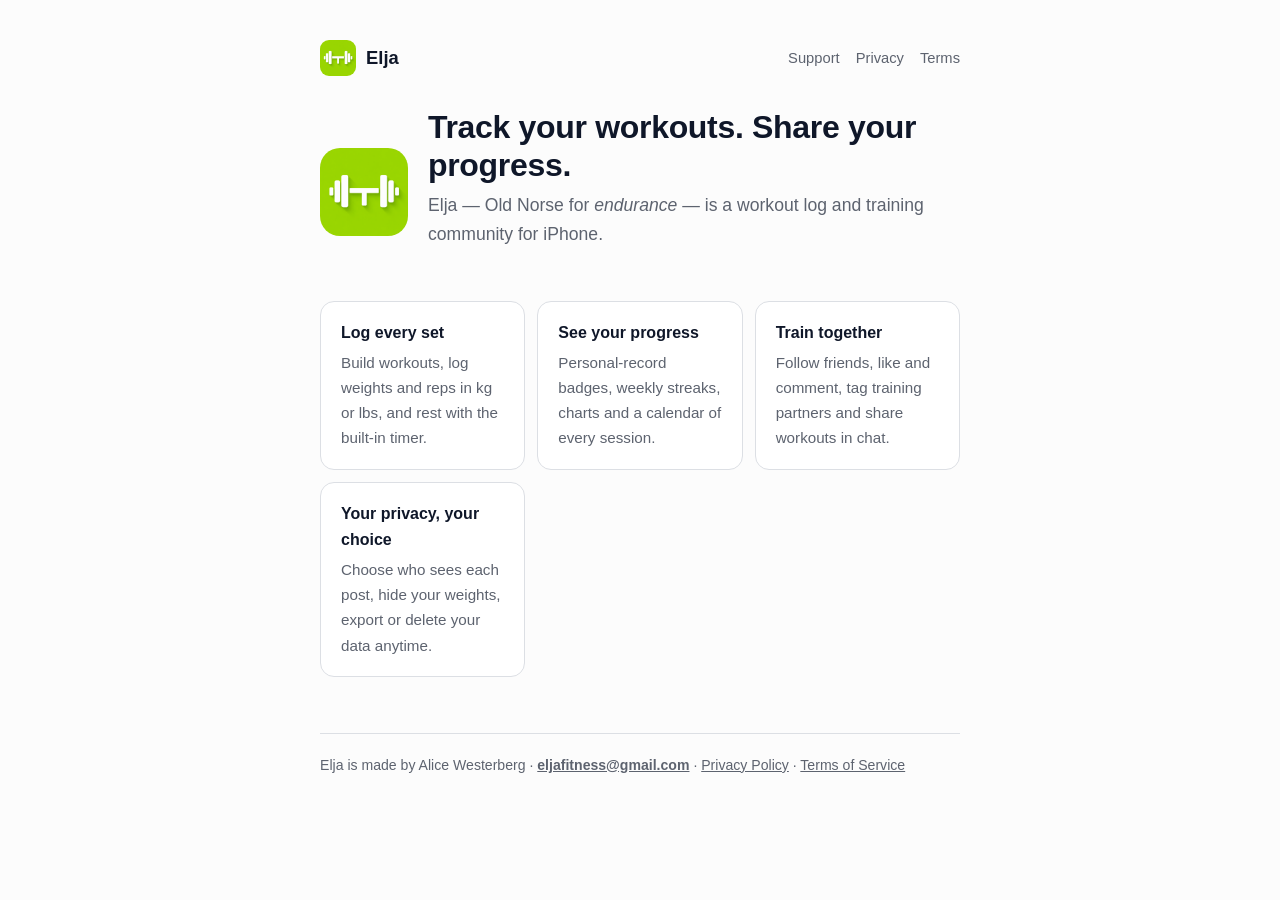
<file: index.html>
<!DOCTYPE html>
<html lang="en">
<head>
  <meta charset="UTF-8" />
  <meta name="viewport" content="width=device-width, initial-scale=1.0" />
  <meta name="google-site-verification" content="ccZrBdU3WjuO0rYPOjnxyuc4MgFsIam2QIm5RgWLhy4" />
  <title>Elja — Workout log &amp; training community</title>
  <meta name="description" content="Elja is a workout log and social training app. Track every set, beat your personal records and share your progress with friends." />
  <link rel="icon" href="icon.png" />
  <link rel="apple-touch-icon" href="apple-touch-icon.png" />
  <link rel="stylesheet" href="style.css?v=4" />
</head>
<body>
  <div class="wrap">
    <header class="site">
      <a class="brand" href="./"><img src="icon.png" alt="" />Elja</a>
      <nav>
        <a href="support.html">Support</a>
        <a href="privacy.html">Privacy</a>
        <a href="terms.html">Terms</a>
      </nav>
    </header>

    <div class="hero">
      <img src="icon.png" alt="Elja app icon" />
      <div>
        <h1>Track your workouts. Share your progress.</h1>
        <p class="lead">Elja — Old Norse for <em>endurance</em> — is a workout log and training community for iPhone.</p>
      </div>
    </div>

    <div class="features">
      <div class="card">
        <strong>Log every set</strong>
        <p>Build workouts, log weights and reps in kg or lbs, and rest with the built-in timer.</p>
      </div>
      <div class="card">
        <strong>See your progress</strong>
        <p>Personal-record badges, weekly streaks, charts and a calendar of every session.</p>
      </div>
      <div class="card">
        <strong>Train together</strong>
        <p>Follow friends, like and comment, tag training partners and share workouts in chat.</p>
      </div>
      <div class="card">
        <strong>Your privacy, your choice</strong>
        <p>Choose who sees each post, hide your weights, export or delete your data anytime.</p>
      </div>
    </div>

    <footer>
      Elja is made by Alice Westerberg ·
      <a href="mailto:eljafitness@gmail.com">eljafitness@gmail.com</a> ·
      <a href="privacy.html">Privacy Policy</a> ·
      <a href="terms.html">Terms of Service</a>
    </footer>
  </div>
</body>
</html>
</file>
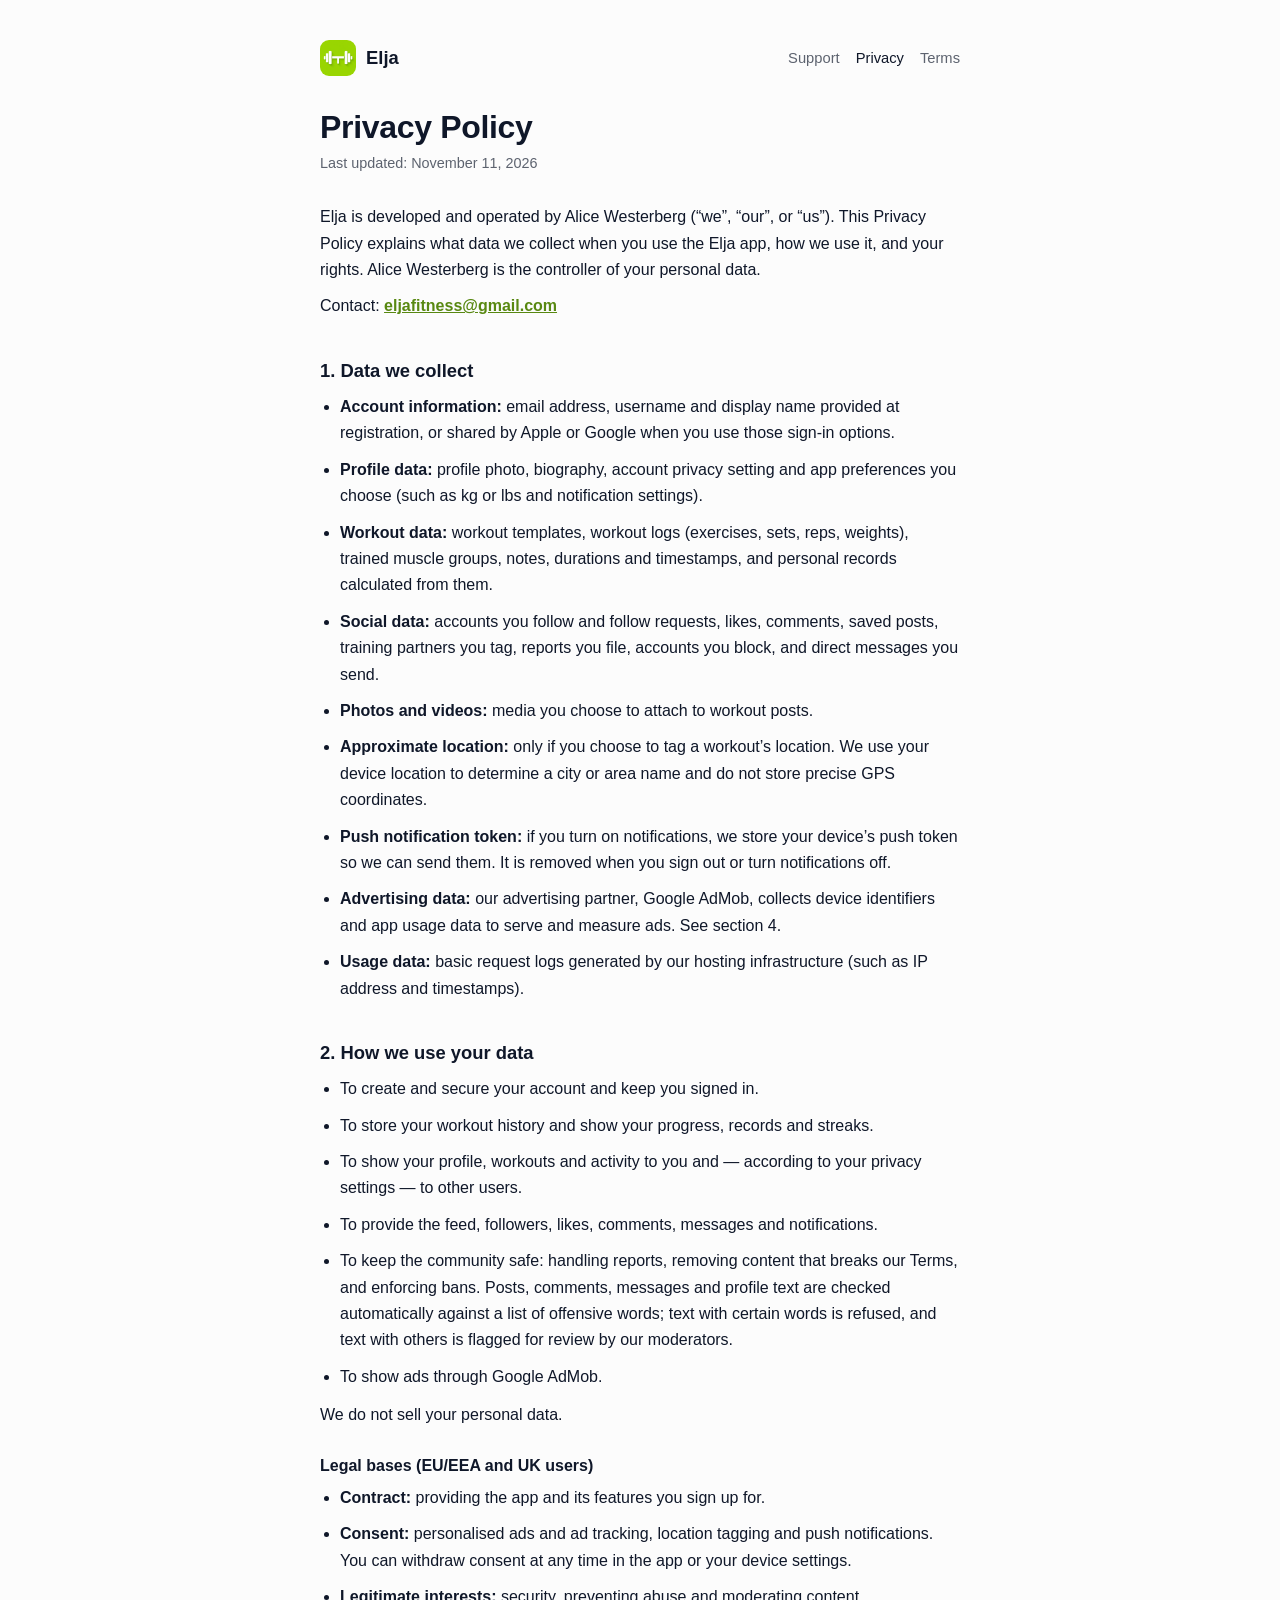
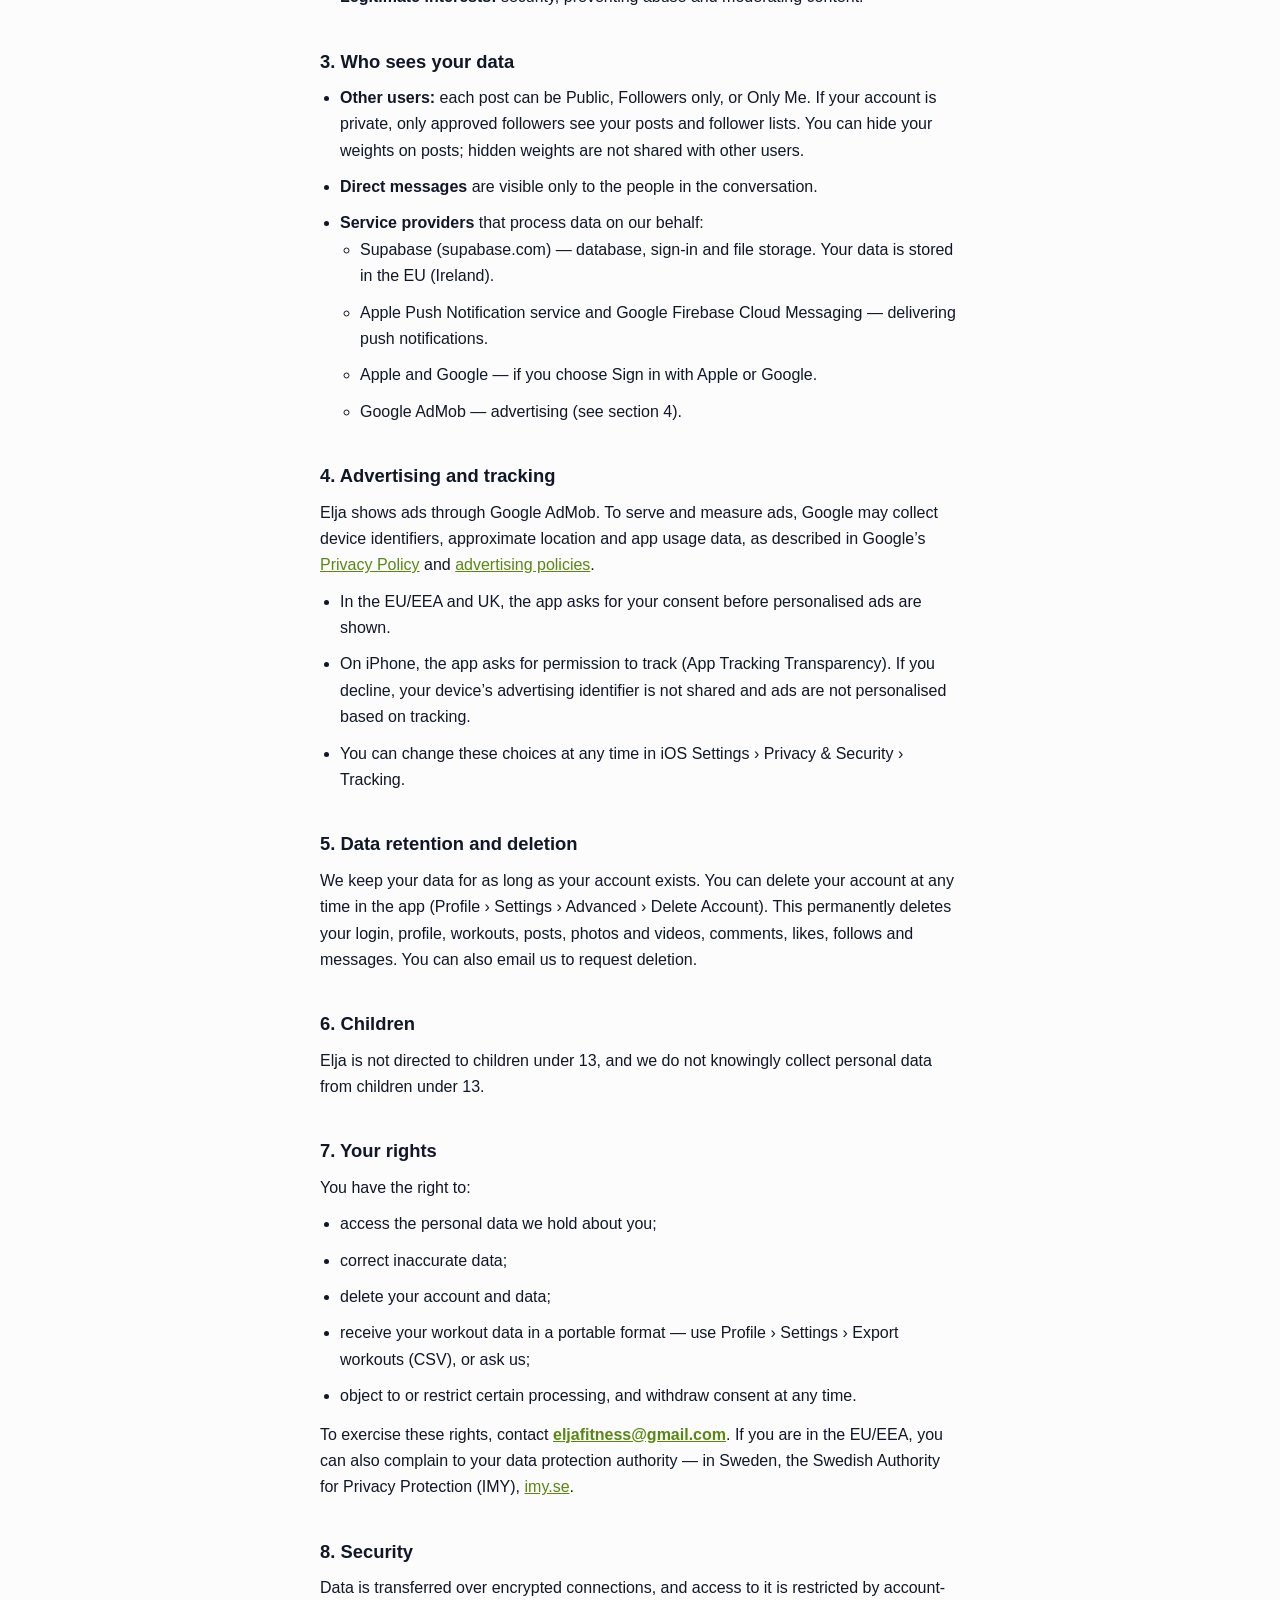
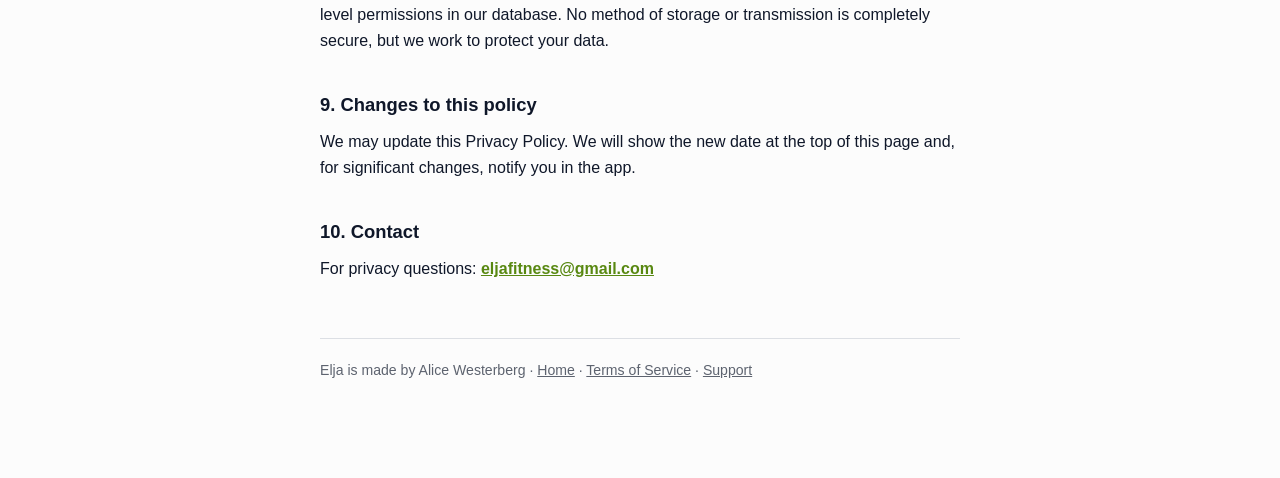
<file: privacy.html>
<!DOCTYPE html>
<html lang="en">
<head>
  <meta charset="UTF-8" />
  <meta name="viewport" content="width=device-width, initial-scale=1.0" />
  <title>Elja — Privacy Policy</title>
  <link rel="icon" href="icon.png" />
  <link rel="stylesheet" href="style.css?v=4" />
</head>
<body>
  <div class="wrap">
    <header class="site">
      <a class="brand" href="./"><img src="icon.png" alt="" />Elja</a>
      <nav>
        <a href="support.html">Support</a>
        <a href="privacy.html" aria-current="page">Privacy</a>
        <a href="terms.html">Terms</a>
      </nav>
    </header>

    <h1>Privacy Policy</h1>
    <p class="updated">Last updated: November 11, 2026</p>

    <p>Elja is developed and operated by Alice Westerberg (“we”, “our”, or “us”). This Privacy Policy explains what data we collect when you use the Elja app, how we use it, and your rights. Alice Westerberg is the controller of your personal data.</p>
    <p>Contact: <a href="mailto:eljafitness@gmail.com">eljafitness@gmail.com</a></p>

    <h2>1. Data we collect</h2>
    <ul>
      <li><strong>Account information:</strong> email address, username and display name provided at registration, or shared by Apple or Google when you use those sign-in options.</li>
      <li><strong>Profile data:</strong> profile photo, biography, account privacy setting and app preferences you choose (such as kg or lbs and notification settings).</li>
      <li><strong>Workout data:</strong> workout templates, workout logs (exercises, sets, reps, weights), trained muscle groups, notes, durations and timestamps, and personal records calculated from them.</li>
      <li><strong>Social data:</strong> accounts you follow and follow requests, likes, comments, saved posts, training partners you tag, reports you file, accounts you block, and direct messages you send.</li>
      <li><strong>Photos and videos:</strong> media you choose to attach to workout posts.</li>
      <li><strong>Approximate location:</strong> only if you choose to tag a workout’s location. We use your device location to determine a city or area name and do not store precise GPS coordinates.</li>
      <li><strong>Push notification token:</strong> if you turn on notifications, we store your device’s push token so we can send them. It is removed when you sign out or turn notifications off.</li>
      <li><strong>Advertising data:</strong> our advertising partner, Google AdMob, collects device identifiers and app usage data to serve and measure ads. See section 4.</li>
      <li><strong>Usage data:</strong> basic request logs generated by our hosting infrastructure (such as IP address and timestamps).</li>
    </ul>

    <h2>2. How we use your data</h2>
    <ul>
      <li>To create and secure your account and keep you signed in.</li>
      <li>To store your workout history and show your progress, records and streaks.</li>
      <li>To show your profile, workouts and activity to you and — according to your privacy settings — to other users.</li>
      <li>To provide the feed, followers, likes, comments, messages and notifications.</li>
      <li>To keep the community safe: handling reports, removing content that breaks our Terms, and enforcing bans. Posts, comments, messages and profile text are checked automatically against a list of offensive words; text with certain words is refused, and text with others is flagged for review by our moderators.</li>
      <li>To show ads through Google AdMob.</li>
    </ul>
    <p>We do not sell your personal data.</p>

    <h3>Legal bases (EU/EEA and UK users)</h3>
    <ul>
      <li><strong>Contract:</strong> providing the app and its features you sign up for.</li>
      <li><strong>Consent:</strong> personalised ads and ad tracking, location tagging and push notifications. You can withdraw consent at any time in the app or your device settings.</li>
      <li><strong>Legitimate interests:</strong> security, preventing abuse and moderating content.</li>
    </ul>

    <h2>3. Who sees your data</h2>
    <ul>
      <li><strong>Other users:</strong> each post can be Public, Followers only, or Only Me. If your account is private, only approved followers see your posts and follower lists. You can hide your weights on posts; hidden weights are not shared with other users.</li>
      <li><strong>Direct messages</strong> are visible only to the people in the conversation.</li>
      <li><strong>Service providers</strong> that process data on our behalf:
        <ul>
          <li>Supabase (supabase.com) — database, sign-in and file storage. Your data is stored in the EU (Ireland).</li>
          <li>Apple Push Notification service and Google Firebase Cloud Messaging — delivering push notifications.</li>
          <li>Apple and Google — if you choose Sign in with Apple or Google.</li>
          <li>Google AdMob — advertising (see section 4).</li>
        </ul>
      </li>
    </ul>

    <h2>4. Advertising and tracking</h2>
    <p>Elja shows ads through Google AdMob. To serve and measure ads, Google may collect device identifiers, approximate location and app usage data, as described in Google’s <a href="https://policies.google.com/privacy">Privacy Policy</a> and <a href="https://policies.google.com/technologies/ads">advertising policies</a>.</p>
    <ul>
      <li>In the EU/EEA and UK, the app asks for your consent before personalised ads are shown.</li>
      <li>On iPhone, the app asks for permission to track (App Tracking Transparency). If you decline, your device’s advertising identifier is not shared and ads are not personalised based on tracking.</li>
      <li>You can change these choices at any time in iOS Settings › Privacy &amp; Security › Tracking.</li>
    </ul>

    <h2>5. Data retention and deletion</h2>
    <p>We keep your data for as long as your account exists. You can delete your account at any time in the app (Profile › Settings › Advanced › Delete Account). This permanently deletes your login, profile, workouts, posts, photos and videos, comments, likes, follows and messages. You can also email us to request deletion.</p>

    <h2>6. Children</h2>
    <p>Elja is not directed to children under 13, and we do not knowingly collect personal data from children under 13.</p>

    <h2>7. Your rights</h2>
    <p>You have the right to:</p>
    <ul>
      <li>access the personal data we hold about you;</li>
      <li>correct inaccurate data;</li>
      <li>delete your account and data;</li>
      <li>receive your workout data in a portable format — use Profile › Settings › Export workouts (CSV), or ask us;</li>
      <li>object to or restrict certain processing, and withdraw consent at any time.</li>
    </ul>
    <p>To exercise these rights, contact <a href="mailto:eljafitness@gmail.com">eljafitness@gmail.com</a>. If you are in the EU/EEA, you can also complain to your data protection authority — in Sweden, the Swedish Authority for Privacy Protection (IMY), <a href="https://www.imy.se">imy.se</a>.</p>

    <h2>8. Security</h2>
    <p>Data is transferred over encrypted connections, and access to it is restricted by account-level permissions in our database. No method of storage or transmission is completely secure, but we work to protect your data.</p>

    <h2>9. Changes to this policy</h2>
    <p>We may update this Privacy Policy. We will show the new date at the top of this page and, for significant changes, notify you in the app.</p>

    <h2>10. Contact</h2>
    <p>For privacy questions: <a href="mailto:eljafitness@gmail.com">eljafitness@gmail.com</a></p>

    <footer>
      Elja is made by Alice Westerberg ·
      <a href="./">Home</a> · <a href="terms.html">Terms of Service</a> · <a href="support.html">Support</a>
    </footer>
  </div>
</body>
</html>
</file>
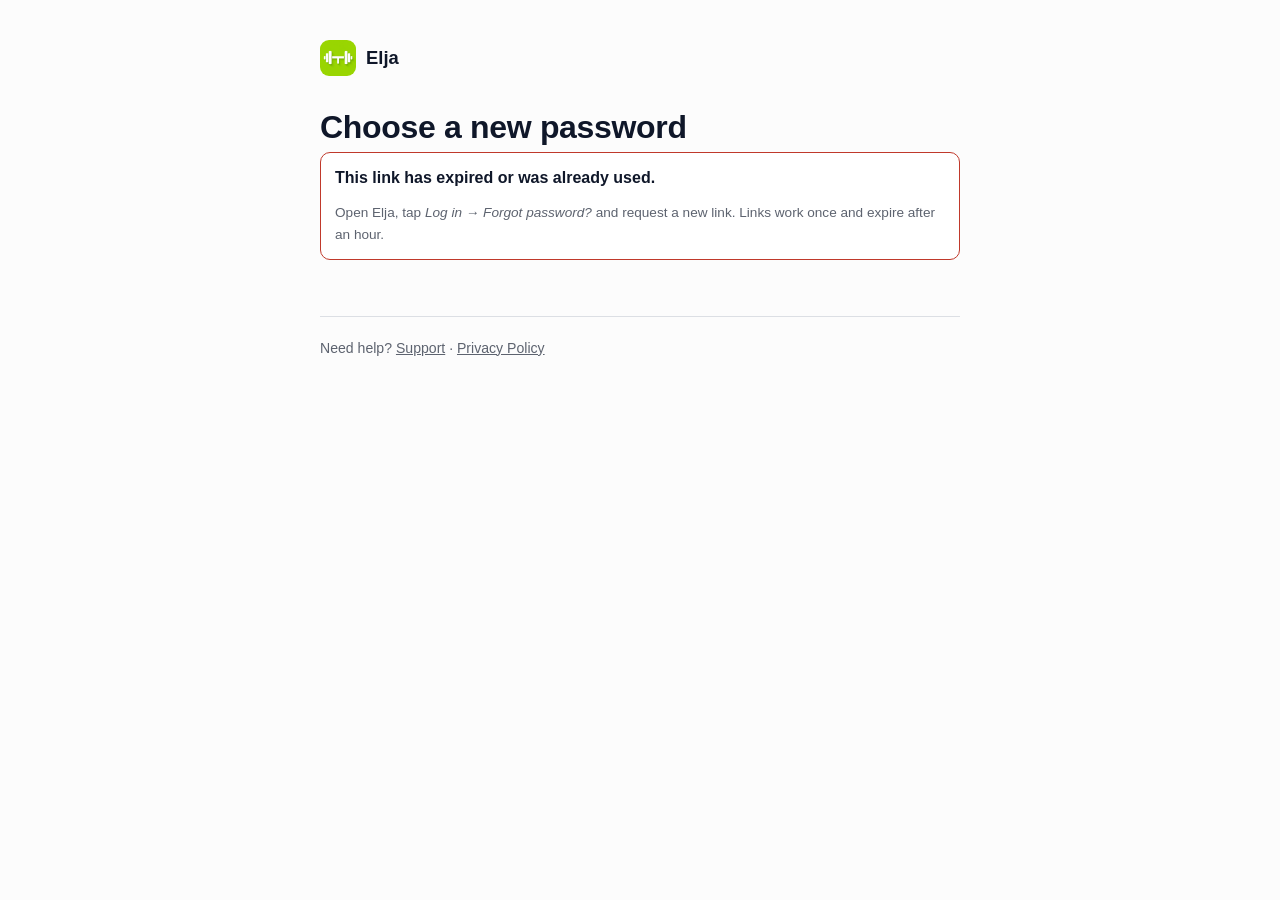
<file: reset.html>
<!DOCTYPE html>
<html lang="en">
<head>
  <meta charset="UTF-8" />
  <meta name="viewport" content="width=device-width, initial-scale=1.0" />
  <meta name="robots" content="noindex" />
  <meta name="referrer" content="no-referrer" />
  <title>Elja — Choose a new password</title>
  <link rel="icon" href="icon.png" />
  <link rel="stylesheet" href="style.css?v=4" />
  <style>
    form { display: grid; gap: 12px; margin-top: 16px; }
    label { font-size: 0.9rem; font-weight: 600; }
    input[type=password] {
      width: 100%; padding: 12px 14px; font-size: 1rem; border-radius: 10px;
      border: 1px solid var(--border); background: var(--card); color: var(--fg);
    }
    button.primary {
      padding: 13px; border: 0; border-radius: 10px; font-weight: 700; font-size: 1rem;
      background: var(--primary); color: #0d1114; cursor: pointer;
    }
    button.primary:disabled { opacity: .6; cursor: default; }
    .msg { padding: 12px 14px; border-radius: 10px; border: 1px solid var(--border); background: var(--card); }
    .err { border-color: #c0392b; }
    .hint { color: var(--muted); font-size: 0.85rem; margin: 0; }
    [hidden] { display: none !important; }
  </style>
</head>
<body>
  <div class="wrap">
    <header class="site">
      <a class="brand" href="./"><img src="icon.png" alt="" />Elja</a>
    </header>

    <h1>Choose a new password</h1>

    <div id="invalid" class="msg err" hidden>
      <p><strong>This link has expired or was already used.</strong></p>
      <p class="hint">Open Elja, tap <em>Log in → Forgot password?</em> and request a new link. Links work once and expire after an hour.</p>
    </div>

    <form id="form" hidden novalidate>
      <p class="hint">For <strong id="who">your account</strong></p>
      <label for="pw">New password</label>
      <input id="pw" type="password" autocomplete="new-password" required />
      <label for="pw2">Repeat new password</label>
      <input id="pw2" type="password" autocomplete="new-password" required />
      <p class="hint">At least 8 characters, with one letter and one number.</p>
      <p id="formError" class="msg err" hidden></p>
      <button id="save" class="primary" type="submit">Save new password</button>
    </form>

    <div id="done" class="msg" hidden>
      <p><strong>Your password has been changed. ✅</strong></p>
      <p class="hint">Open Elja and log in with your email and your new password.</p>
    </div>

    <footer>
      Need help? <a href="support.html">Support</a> · <a href="privacy.html">Privacy Policy</a>
    </footer>
  </div>

  <script>
    // Public project URL and publishable key — the same ones the Elja app ships with.
    const SUPABASE_URL = "https://hrblryjovhsfrvnhuewa.supabase.co";
    const PUBLISHABLE_KEY = "sb_publishable_V9EV0Vk_e9wFGdONi48toQ_fewb1ug1";

    const $ = (id) => document.getElementById(id);
    const params = new URLSearchParams(location.hash.slice(1));
    // Remove the one-time tokens from the address bar and browser history right away.
    history.replaceState(null, "", location.pathname);

    const token = params.get("access_token");
    if (!token || params.get("type") !== "recovery" || params.get("error")) {
      $("invalid").hidden = false;
    } else {
      $("form").hidden = false;
      try {
        const payload = JSON.parse(atob(token.split(".")[1].replace(/-/g, "+").replace(/_/g, "/")));
        if (payload.email) $("who").textContent = payload.email;
      } catch (_) { /* keep generic text */ }
    }

    const authFetch = (path, init) => fetch(SUPABASE_URL + "/auth/v1/" + path, {
      ...init,
      headers: { apikey: PUBLISHABLE_KEY, Authorization: "Bearer " + token, "Content-Type": "application/json" },
    });

    $("form").addEventListener("submit", async (e) => {
      e.preventDefault();
      const pw = $("pw").value, pw2 = $("pw2").value;
      const fail = (m) => { $("formError").textContent = m; $("formError").hidden = false; };
      $("formError").hidden = true;
      if (pw.length < 8 || !/[A-Za-z]/.test(pw) || !/\d/.test(pw)) return fail("Use at least 8 characters, with one letter and one number.");
      if (pw !== pw2) return fail("The two passwords don't match.");
      $("save").disabled = true;
      $("save").textContent = "Saving…";
      try {
        const res = await authFetch("user", { method: "PUT", body: JSON.stringify({ password: pw }) });
        if (!res.ok) {
          const body = await res.json().catch(() => ({}));
          const m = body.msg || body.message || body.error_description || "";
          if (res.status === 401 || res.status === 403) { $("form").hidden = true; $("invalid").hidden = false; return; }
          fail(m ? "Couldn't save: " + m : "Couldn't save your new password. Please try again.");
          return;
        }
        // Sign this browser out again — the person logs in inside the app.
        await authFetch("logout", { method: "POST" }).catch(() => {});
        $("form").hidden = true;
        $("done").hidden = false;
      } catch (_) {
        fail("No connection. Check your internet and try again.");
      } finally {
        $("save").disabled = false;
        $("save").textContent = "Save new password";
      }
    });
  </script>
</body>
</html>
</file>
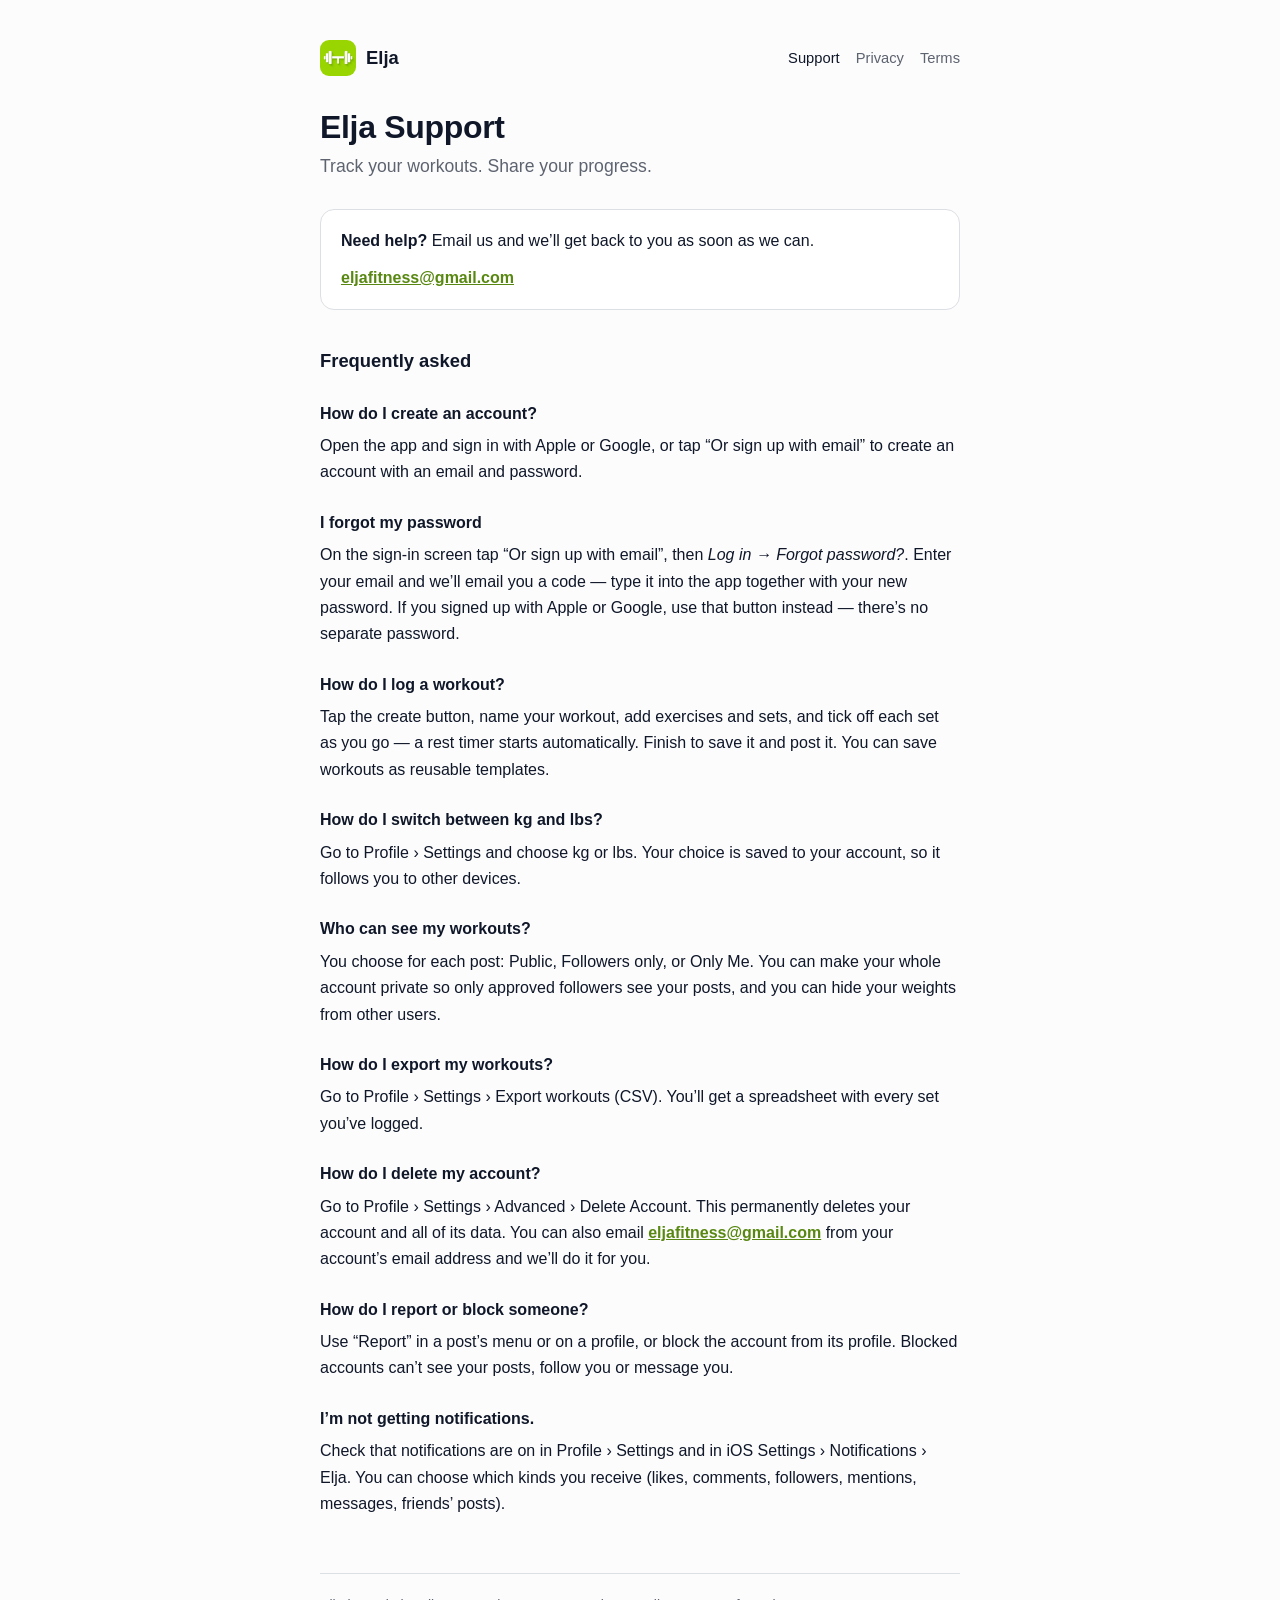
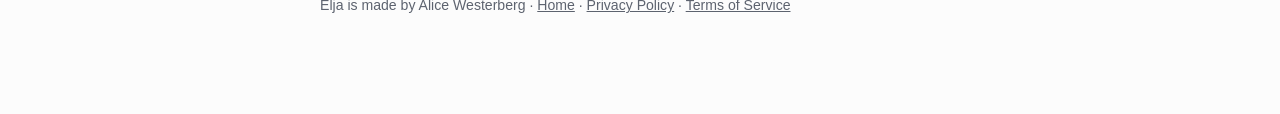
<file: support.html>
<!DOCTYPE html>
<html lang="en">
<head>
  <meta charset="UTF-8" />
  <meta name="viewport" content="width=device-width, initial-scale=1.0" />
  <title>Elja — Support</title>
  <link rel="icon" href="icon.png" />
  <link rel="stylesheet" href="style.css?v=4" />
</head>
<body>
  <div class="wrap">
    <header class="site">
      <a class="brand" href="./"><img src="icon.png" alt="" />Elja</a>
      <nav>
        <a href="support.html" aria-current="page">Support</a>
        <a href="privacy.html">Privacy</a>
        <a href="terms.html">Terms</a>
      </nav>
    </header>

    <h1>Elja Support</h1>
    <p class="lead">Track your workouts. Share your progress.</p>

    <div class="card">
      <p><strong>Need help?</strong> Email us and we’ll get back to you as soon as we can.</p>
      <p style="margin:0"><a href="mailto:eljafitness@gmail.com">eljafitness@gmail.com</a></p>
    </div>

    <h2>Frequently asked</h2>

    <h3>How do I create an account?</h3>
    <p>Open the app and sign in with Apple or Google, or tap “Or sign up with email” to create an account with an email and password.</p>

    <h3>I forgot my password</h3>
    <p>On the sign-in screen tap “Or sign up with email”, then <em>Log in → Forgot password?</em>. Enter your email and we’ll email you a code — type it into the app together with your new password. If you signed up with Apple or Google, use that button instead — there’s no separate password.</p>

    <h3>How do I log a workout?</h3>
    <p>Tap the create button, name your workout, add exercises and sets, and tick off each set as you go — a rest timer starts automatically. Finish to save it and post it. You can save workouts as reusable templates.</p>

    <h3>How do I switch between kg and lbs?</h3>
    <p>Go to Profile › Settings and choose kg or lbs. Your choice is saved to your account, so it follows you to other devices.</p>

    <h3>Who can see my workouts?</h3>
    <p>You choose for each post: Public, Followers only, or Only Me. You can make your whole account private so only approved followers see your posts, and you can hide your weights from other users.</p>

    <h3>How do I export my workouts?</h3>
    <p>Go to Profile › Settings › Export workouts (CSV). You’ll get a spreadsheet with every set you’ve logged.</p>

    <h3>How do I delete my account?</h3>
    <p>Go to Profile › Settings › Advanced › Delete Account. This permanently deletes your account and all of its data. You can also email <a href="mailto:eljafitness@gmail.com">eljafitness@gmail.com</a> from your account’s email address and we’ll do it for you.</p>

    <h3>How do I report or block someone?</h3>
    <p>Use “Report” in a post’s menu or on a profile, or block the account from its profile. Blocked accounts can’t see your posts, follow you or message you.</p>

    <h3>I’m not getting notifications.</h3>
    <p>Check that notifications are on in Profile › Settings and in iOS Settings › Notifications › Elja. You can choose which kinds you receive (likes, comments, followers, mentions, messages, friends’ posts).</p>

    <footer>
      Elja is made by Alice Westerberg ·
      <a href="./">Home</a> · <a href="privacy.html">Privacy Policy</a> · <a href="terms.html">Terms of Service</a>
    </footer>
  </div>
</body>
</html>
</file>
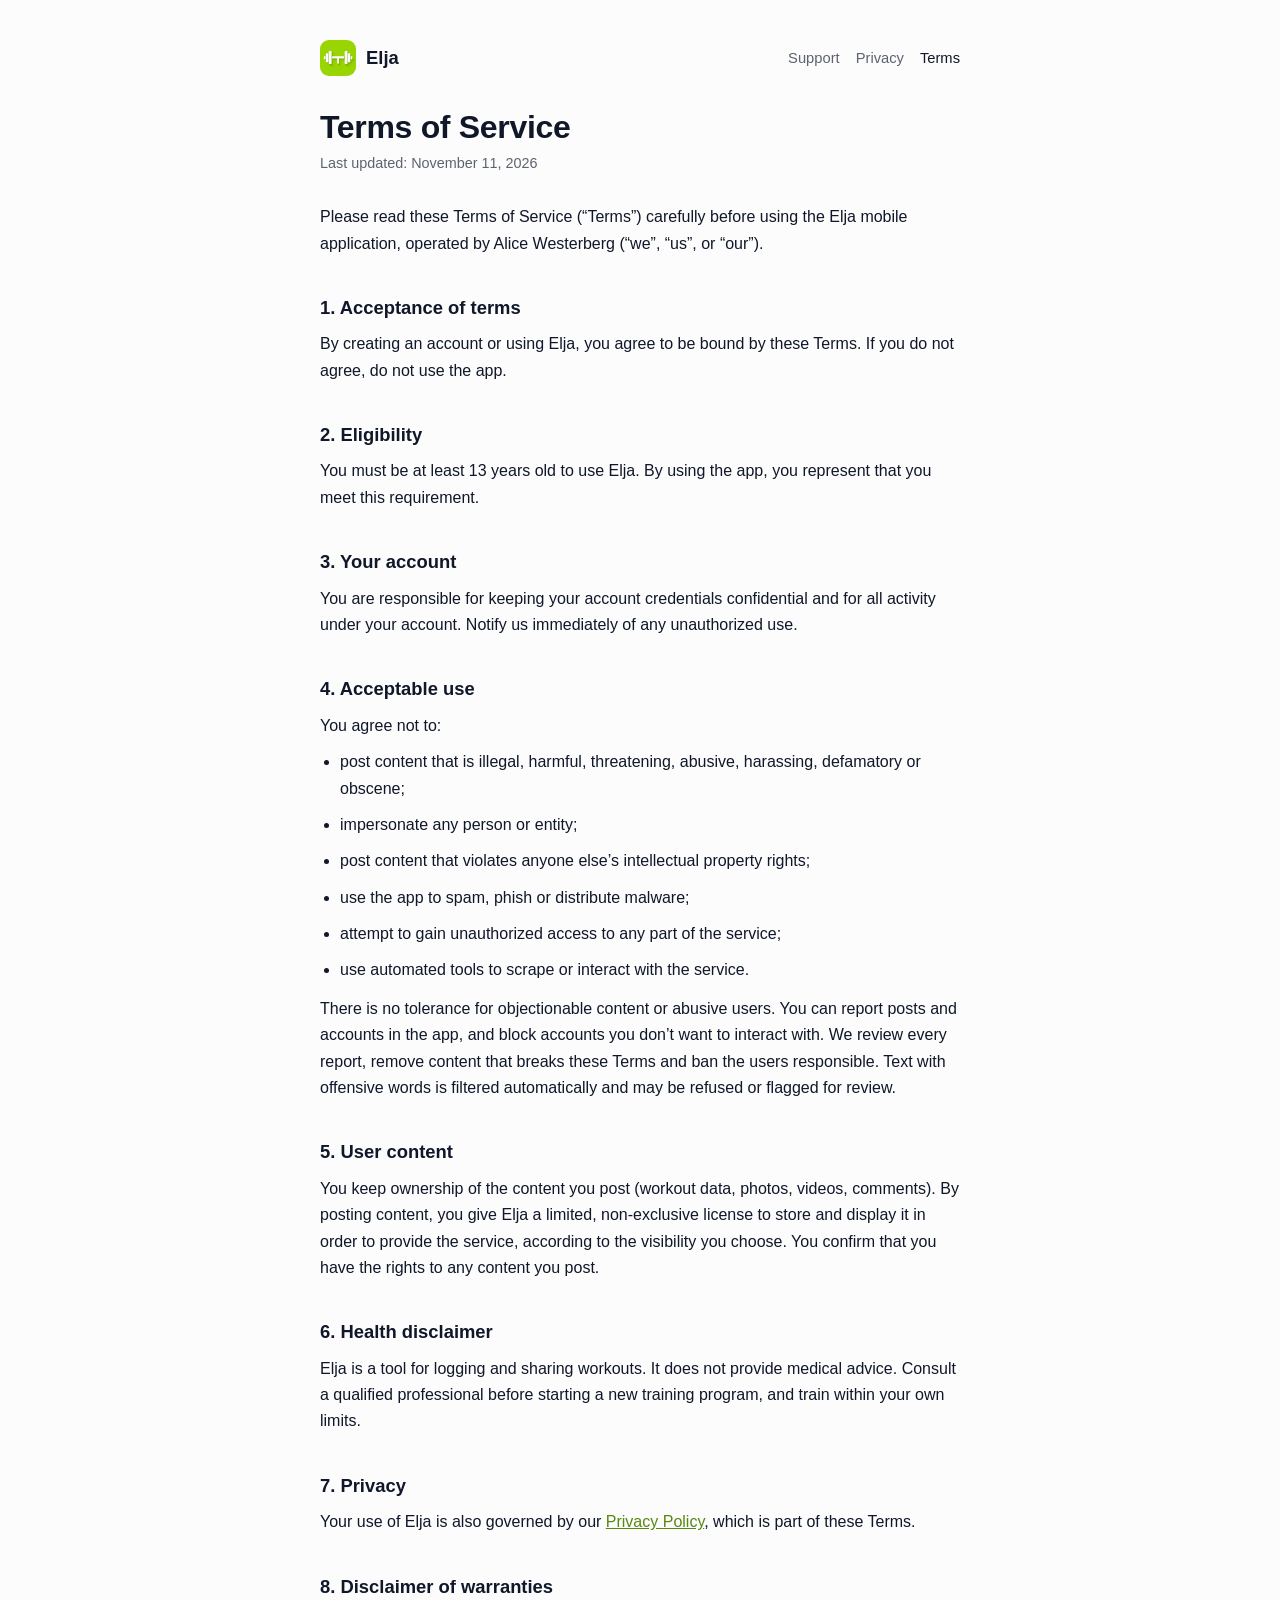
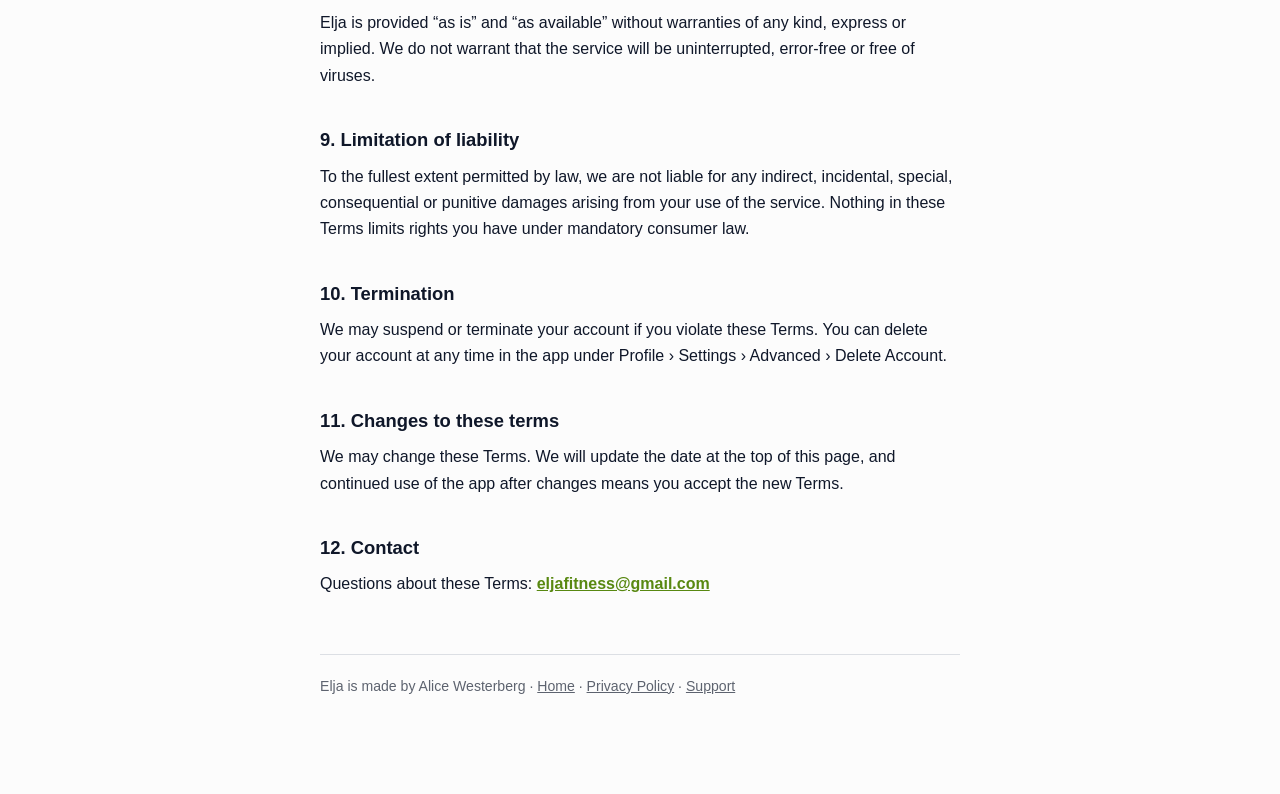
<file: terms.html>
<!DOCTYPE html>
<html lang="en">
<head>
  <meta charset="UTF-8" />
  <meta name="viewport" content="width=device-width, initial-scale=1.0" />
  <title>Elja — Terms of Service</title>
  <link rel="icon" href="icon.png" />
  <link rel="stylesheet" href="style.css?v=4" />
</head>
<body>
  <div class="wrap">
    <header class="site">
      <a class="brand" href="./"><img src="icon.png" alt="" />Elja</a>
      <nav>
        <a href="support.html">Support</a>
        <a href="privacy.html">Privacy</a>
        <a href="terms.html" aria-current="page">Terms</a>
      </nav>
    </header>

    <h1>Terms of Service</h1>
    <p class="updated">Last updated: November 11, 2026</p>

    <p>Please read these Terms of Service (“Terms”) carefully before using the Elja mobile application, operated by Alice Westerberg (“we”, “us”, or “our”).</p>

    <h2>1. Acceptance of terms</h2>
    <p>By creating an account or using Elja, you agree to be bound by these Terms. If you do not agree, do not use the app.</p>

    <h2>2. Eligibility</h2>
    <p>You must be at least 13 years old to use Elja. By using the app, you represent that you meet this requirement.</p>

    <h2>3. Your account</h2>
    <p>You are responsible for keeping your account credentials confidential and for all activity under your account. Notify us immediately of any unauthorized use.</p>

    <h2>4. Acceptable use</h2>
    <p>You agree not to:</p>
    <ul>
      <li>post content that is illegal, harmful, threatening, abusive, harassing, defamatory or obscene;</li>
      <li>impersonate any person or entity;</li>
      <li>post content that violates anyone else’s intellectual property rights;</li>
      <li>use the app to spam, phish or distribute malware;</li>
      <li>attempt to gain unauthorized access to any part of the service;</li>
      <li>use automated tools to scrape or interact with the service.</li>
    </ul>
    <p>There is no tolerance for objectionable content or abusive users. You can report posts and accounts in the app, and block accounts you don’t want to interact with. We review every report, remove content that breaks these Terms and ban the users responsible. Text with offensive words is filtered automatically and may be refused or flagged for review.</p>

    <h2>5. User content</h2>
    <p>You keep ownership of the content you post (workout data, photos, videos, comments). By posting content, you give Elja a limited, non-exclusive license to store and display it in order to provide the service, according to the visibility you choose. You confirm that you have the rights to any content you post.</p>

    <h2>6. Health disclaimer</h2>
    <p>Elja is a tool for logging and sharing workouts. It does not provide medical advice. Consult a qualified professional before starting a new training program, and train within your own limits.</p>

    <h2>7. Privacy</h2>
    <p>Your use of Elja is also governed by our <a href="privacy.html">Privacy Policy</a>, which is part of these Terms.</p>

    <h2>8. Disclaimer of warranties</h2>
    <p>Elja is provided “as is” and “as available” without warranties of any kind, express or implied. We do not warrant that the service will be uninterrupted, error-free or free of viruses.</p>

    <h2>9. Limitation of liability</h2>
    <p>To the fullest extent permitted by law, we are not liable for any indirect, incidental, special, consequential or punitive damages arising from your use of the service. Nothing in these Terms limits rights you have under mandatory consumer law.</p>

    <h2>10. Termination</h2>
    <p>We may suspend or terminate your account if you violate these Terms. You can delete your account at any time in the app under Profile › Settings › Advanced › Delete Account.</p>

    <h2>11. Changes to these terms</h2>
    <p>We may change these Terms. We will update the date at the top of this page, and continued use of the app after changes means you accept the new Terms.</p>

    <h2>12. Contact</h2>
    <p>Questions about these Terms: <a href="mailto:eljafitness@gmail.com">eljafitness@gmail.com</a></p>

    <footer>
      Elja is made by Alice Westerberg ·
      <a href="./">Home</a> · <a href="privacy.html">Privacy Policy</a> · <a href="support.html">Support</a>
    </footer>
  </div>
</body>
</html>
</file>
<file: style.css>
:root {
  color-scheme: light dark;
  --bg: hsl(0 0% 99%);
  --fg: hsl(222 47% 11%);
  --muted: hsl(220 9% 40%);
  --card: hsl(0 0% 100%);
  --border: hsl(220 13% 88%);
  --primary: hsl(84 78% 36%);
  --primary-strong: hsl(84 78% 30%);
}
@media (prefers-color-scheme: dark) {
  :root {
    --bg: hsl(220 20% 7%);
    --fg: hsl(40 20% 92%);
    --muted: hsl(220 10% 62%);
    --card: hsl(220 18% 11%);
    --border: hsl(220 15% 18%);
    --primary: hsl(82 70% 52%);
    --primary-strong: hsl(82 70% 60%);
  }
}

* { box-sizing: border-box; }
html { -webkit-text-size-adjust: 100%; }
body {
  margin: 0;
  background: var(--bg);
  color: var(--fg);
  font: 16px/1.65 -apple-system, BlinkMacSystemFont, "Segoe UI", Roboto, Helvetica, Arial, sans-serif;
}
.wrap { max-width: 680px; margin: 0 auto; padding: 40px 20px 72px; }

header.site { display: flex; flex-wrap: wrap; align-items: center; gap: 8px 12px; margin-bottom: 32px; }
header.site a.brand { display: flex; align-items: center; gap: 10px; color: var(--fg); text-decoration: none; font-weight: 700; font-size: 1.15rem; }
header.site img { width: 36px; height: 36px; border-radius: 9px; }
nav { margin-left: auto; display: flex; flex-wrap: wrap; gap: 6px 16px; font-size: 0.92rem; }
nav a { color: var(--muted); text-decoration: none; }
nav a:hover, nav a[aria-current="page"] { color: var(--fg); }

h1 { font-size: 2rem; line-height: 1.2; margin: 0 0 6px; letter-spacing: -0.01em; }
h2 { font-size: 1.15rem; margin: 36px 0 8px; }
h3 { font-size: 1rem; margin: 24px 0 6px; }
p, li { margin: 0 0 10px; }
ul { padding-left: 1.25rem; margin: 0 0 12px; }
a { color: var(--primary-strong); }
.lead { color: var(--muted); font-size: 1.1rem; margin-bottom: 28px; }
.updated { color: var(--muted); font-size: 0.9rem; margin-bottom: 28px; }

.card {
  background: var(--card);
  border: 1px solid var(--border);
  border-radius: 14px;
  padding: 18px 20px;
  margin: 20px 0;
}
.features { display: grid; gap: 12px; grid-template-columns: repeat(auto-fit, minmax(190px, 1fr)); margin: 24px 0; }
.features .card { margin: 0; }
.features strong { display: block; margin-bottom: 4px; }
.features p { color: var(--muted); font-size: 0.95rem; margin: 0; }

.hero { display: flex; align-items: center; gap: 20px; margin: 12px 0 8px; }
.hero img { width: 88px; height: 88px; border-radius: 20px; flex-shrink: 0; }

footer { margin-top: 56px; padding-top: 20px; border-top: 1px solid var(--border); color: var(--muted); font-size: 0.88rem; }
footer a { color: var(--muted); }

@media (max-width: 480px) {
  h1 { font-size: 1.6rem; }
  nav { gap: 16px; margin-left: 0; width: 100%; }
  .hero { flex-direction: column; align-items: flex-start; }
}

/* Email addresses wrap as a whole instead of being split mid-address. */
a[href^="mailto:"] { white-space: nowrap; font-weight: 600; }
footer { padding-bottom: calc(24px + env(safe-area-inset-bottom, 0px)); }
</file>
